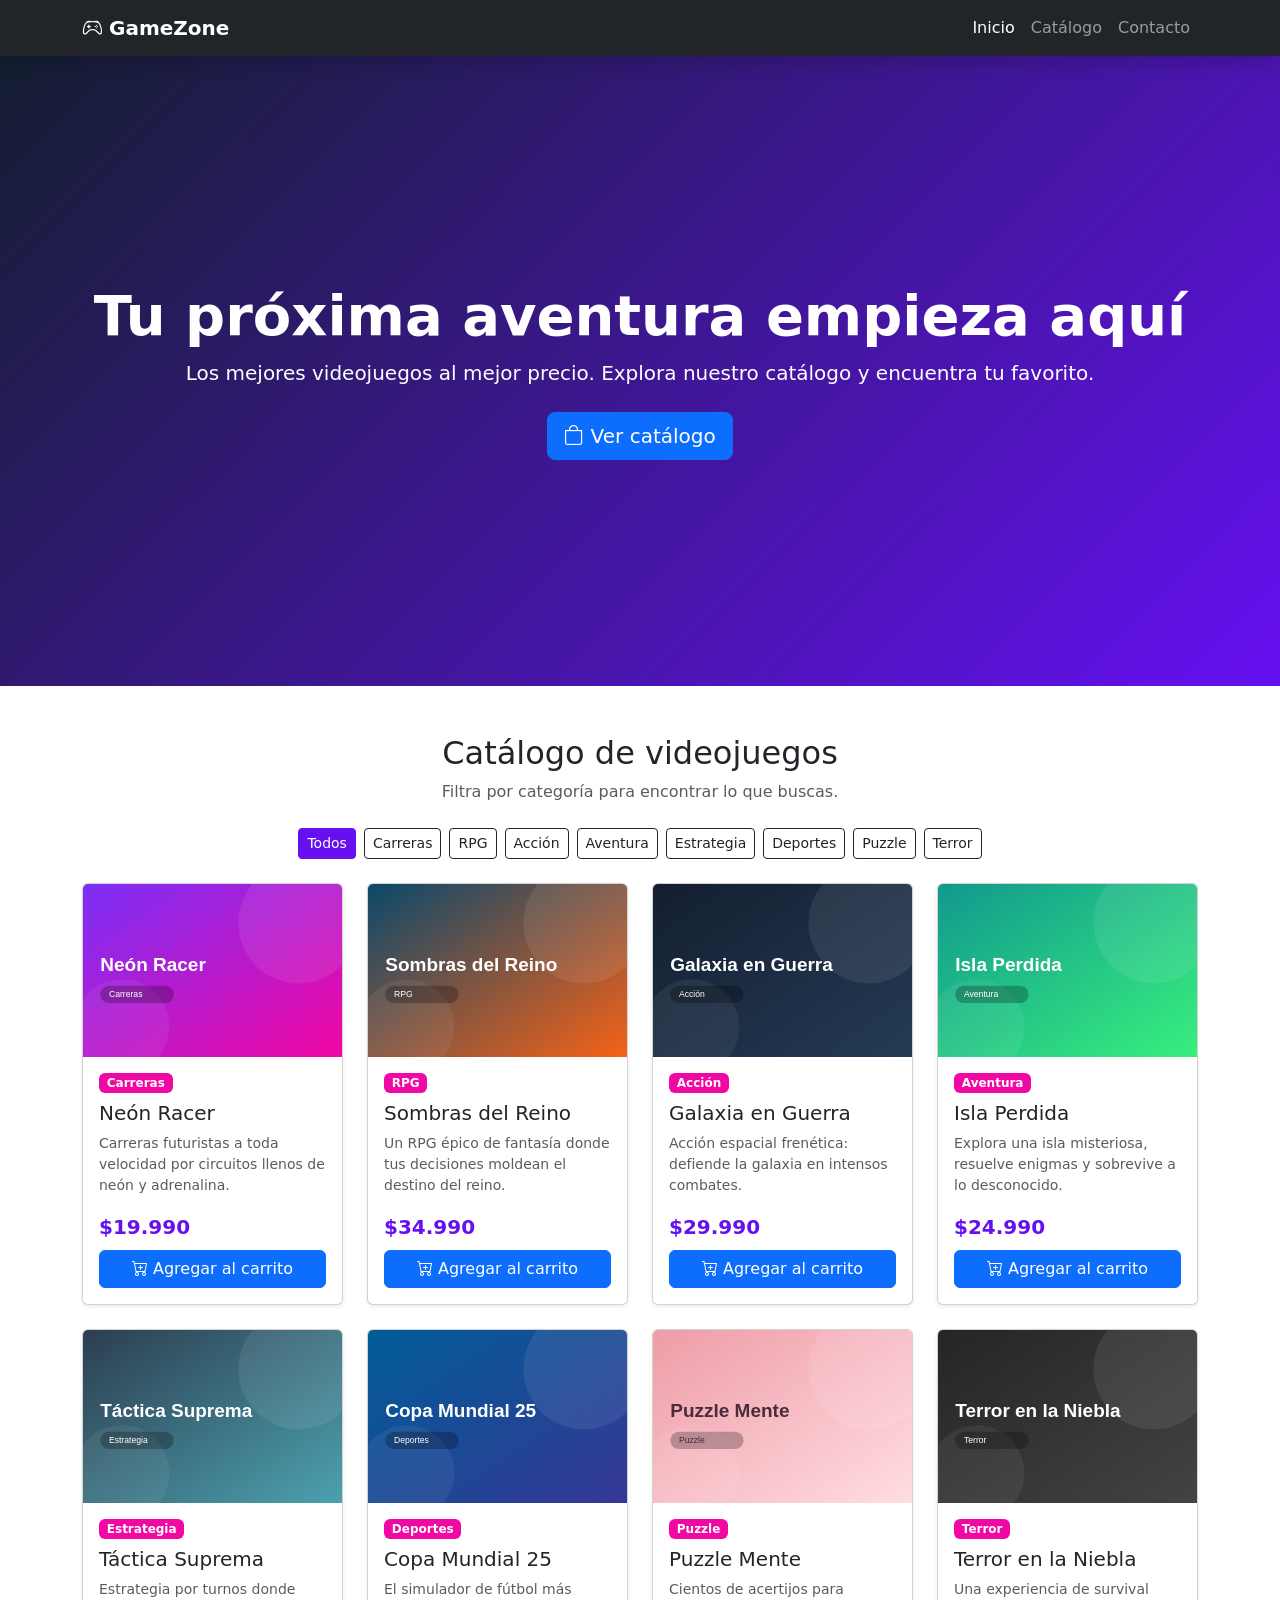
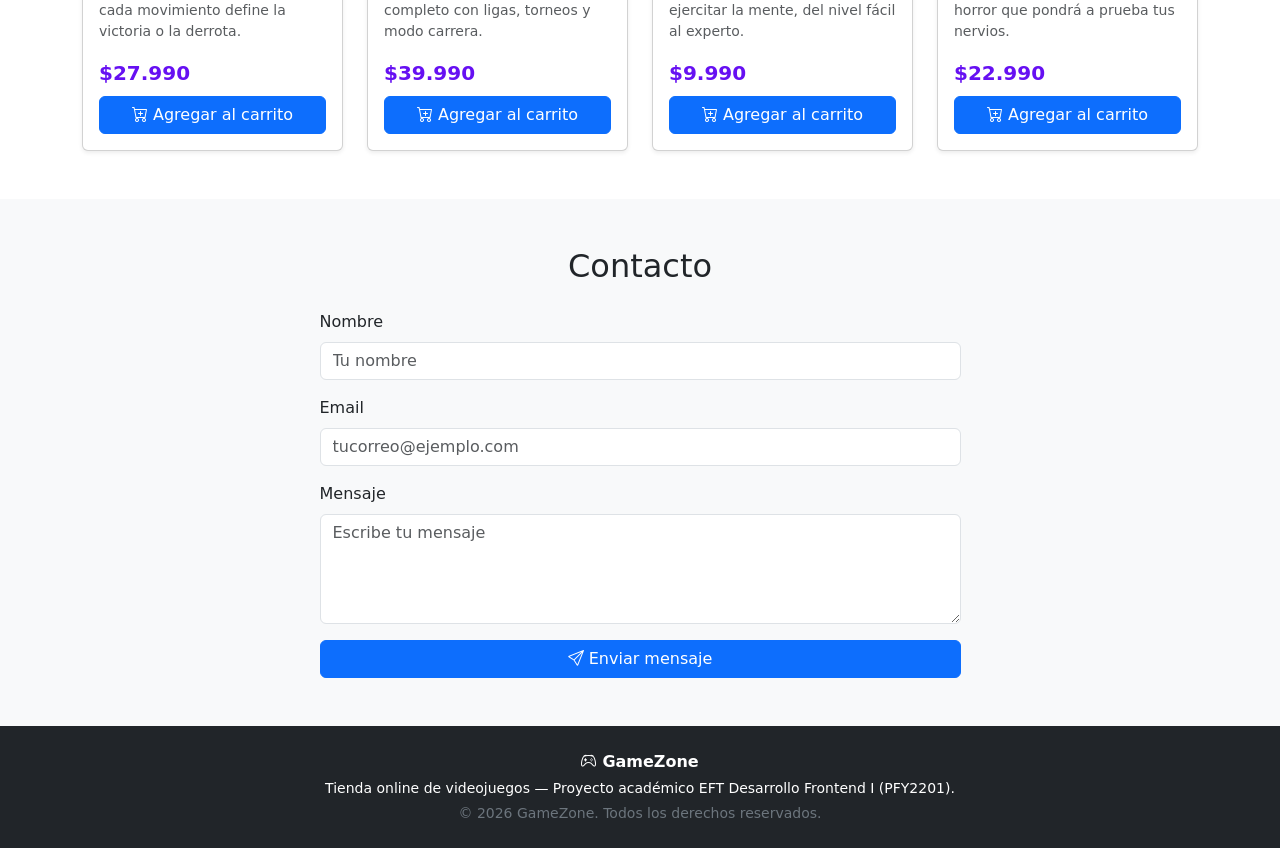
<file: index.html>
<!DOCTYPE html>
<html lang="es">
<head>
  <meta charset="UTF-8">
  <meta name="viewport" content="width=device-width, initial-scale=1.0">
  <meta name="description" content="GameZone - Tienda online de venta de videojuegos. HTML5, CSS3, JavaScript y Bootstrap 5.">
  <title>GameZone | Tienda de Videojuegos</title>

  <!-- Bootstrap 5 (CSS) -->
  <link href="lib/css/bootstrap.min.css" rel="stylesheet">
  <!-- Bootstrap Icons -->
  <link rel="stylesheet" href="lib/icons/bootstrap-icons.min.css">
  <!-- Estilos personalizados -->
  <link rel="stylesheet" href="css/styles.css">
</head>
<body>

  <!-- ===================== HEADER + NAV ===================== -->
  <header>
    <nav class="navbar navbar-expand-lg navbar-dark bg-dark fixed-top shadow">
      <div class="container">
        <a class="navbar-brand fw-bold" href="#inicio">
          <i class="bi bi-controller"></i> GameZone
        </a>
        <button class="navbar-toggler" type="button" data-bs-toggle="collapse"
                data-bs-target="#menuPrincipal" aria-controls="menuPrincipal"
                aria-expanded="false" aria-label="Abrir menú de navegación">
          <span class="navbar-toggler-icon"></span>
        </button>
        <div class="collapse navbar-collapse" id="menuPrincipal">
          <ul class="navbar-nav ms-auto mb-2 mb-lg-0">
            <li class="nav-item"><a class="nav-link active" href="#inicio">Inicio</a></li>
            <li class="nav-item"><a class="nav-link" href="#catalogo">Catálogo</a></li>
            <li class="nav-item"><a class="nav-link" href="#contacto">Contacto</a></li>
          </ul>
        </div>
      </div>
    </nav>
  </header>

  <!-- ===================== MAIN ===================== -->
  <main>

    <!-- Hero / Inicio -->
    <section id="inicio" class="hero text-center text-white d-flex align-items-center">
      <div class="container">
        <h1 class="display-4 fw-bold">Tu próxima aventura empieza aquí</h1>
        <p class="lead">Los mejores videojuegos al mejor precio. Explora nuestro catálogo y encuentra tu favorito.</p>
        <a href="#catalogo" class="btn btn-primary btn-lg mt-2">
          <i class="bi bi-bag"></i> Ver catálogo
        </a>
      </div>
    </section>

    <!-- Catálogo de productos -->
    <section id="catalogo" class="py-5">
      <div class="container">
        <h2 class="text-center mb-2">Catálogo de videojuegos</h2>
        <p class="text-center text-muted mb-4">Filtra por categoría para encontrar lo que buscas.</p>

        <!-- Filtro por categoría -->
        <div class="d-flex flex-wrap justify-content-center gap-2 mb-4" id="filtros" role="group" aria-label="Filtro por categoría">
          <!-- Los botones de filtro se generan dinámicamente con JavaScript -->
        </div>

        <!-- Contenedor de tarjetas (se llena dinámicamente desde JavaScript) -->
        <div class="row g-4" id="contenedorProductos">
          <!-- Las tarjetas de videojuegos se generan dinámicamente con JavaScript -->
        </div>

        <!-- Mensaje cuando no hay resultados -->
        <p id="sinResultados" class="text-center text-muted mt-4 d-none">
          No se encontraron videojuegos en esta categoría.
        </p>
      </div>
    </section>

    <!-- Formulario de contacto -->
    <section id="contacto" class="py-5 bg-light">
      <div class="container">
        <h2 class="text-center mb-4">Contacto</h2>
        <div class="row justify-content-center">
          <div class="col-lg-7">
            <form id="formContacto" novalidate>
              <div class="mb-3">
                <label for="nombre" class="form-label">Nombre</label>
                <input type="text" class="form-control" id="nombre" name="nombre"
                       placeholder="Tu nombre" required>
                <div class="invalid-feedback">Por favor ingresa tu nombre (mínimo 3 caracteres).</div>
              </div>
              <div class="mb-3">
                <label for="email" class="form-label">Email</label>
                <input type="email" class="form-control" id="email" name="email"
                       placeholder="tucorreo@ejemplo.com" required>
                <div class="invalid-feedback">Por favor ingresa un email válido.</div>
              </div>
              <div class="mb-3">
                <label for="mensaje" class="form-label">Mensaje</label>
                <textarea class="form-control" id="mensaje" name="mensaje" rows="4"
                          placeholder="Escribe tu mensaje" required></textarea>
                <div class="invalid-feedback">Por favor escribe un mensaje (mínimo 10 caracteres).</div>
              </div>
              <div class="d-grid">
                <button type="submit" class="btn btn-primary">
                  <i class="bi bi-send"></i> Enviar mensaje
                </button>
              </div>
              <!-- Mensaje de éxito -->
              <div id="mensajeExito" class="alert alert-success mt-3 d-none" role="alert">
                <i class="bi bi-check-circle"></i> ¡Mensaje enviado correctamente! Pronto te contactaremos.
              </div>
            </form>
          </div>
        </div>
      </div>
    </section>

  </main>

  <!-- ===================== FOOTER ===================== -->
  <footer class="bg-dark text-white text-center py-4">
    <div class="container">
      <p class="mb-1"><i class="bi bi-controller"></i> <strong>GameZone</strong></p>
      <p class="mb-1 small">Tienda online de videojuegos — Proyecto académico EFT Desarrollo Frontend I (PFY2201).</p>
      <p class="mb-0 small text-secondary">&copy; <span id="anio"></span> GameZone. Todos los derechos reservados.</p>
    </div>
  </footer>

  <!-- Bootstrap 5 (JS Bundle con Popper) -->
  <script src="lib/js/bootstrap.bundle.min.js"></script>
  <!-- Lógica de la aplicación -->
  <script src="js/app.js"></script>
</body>
</html>
</file>
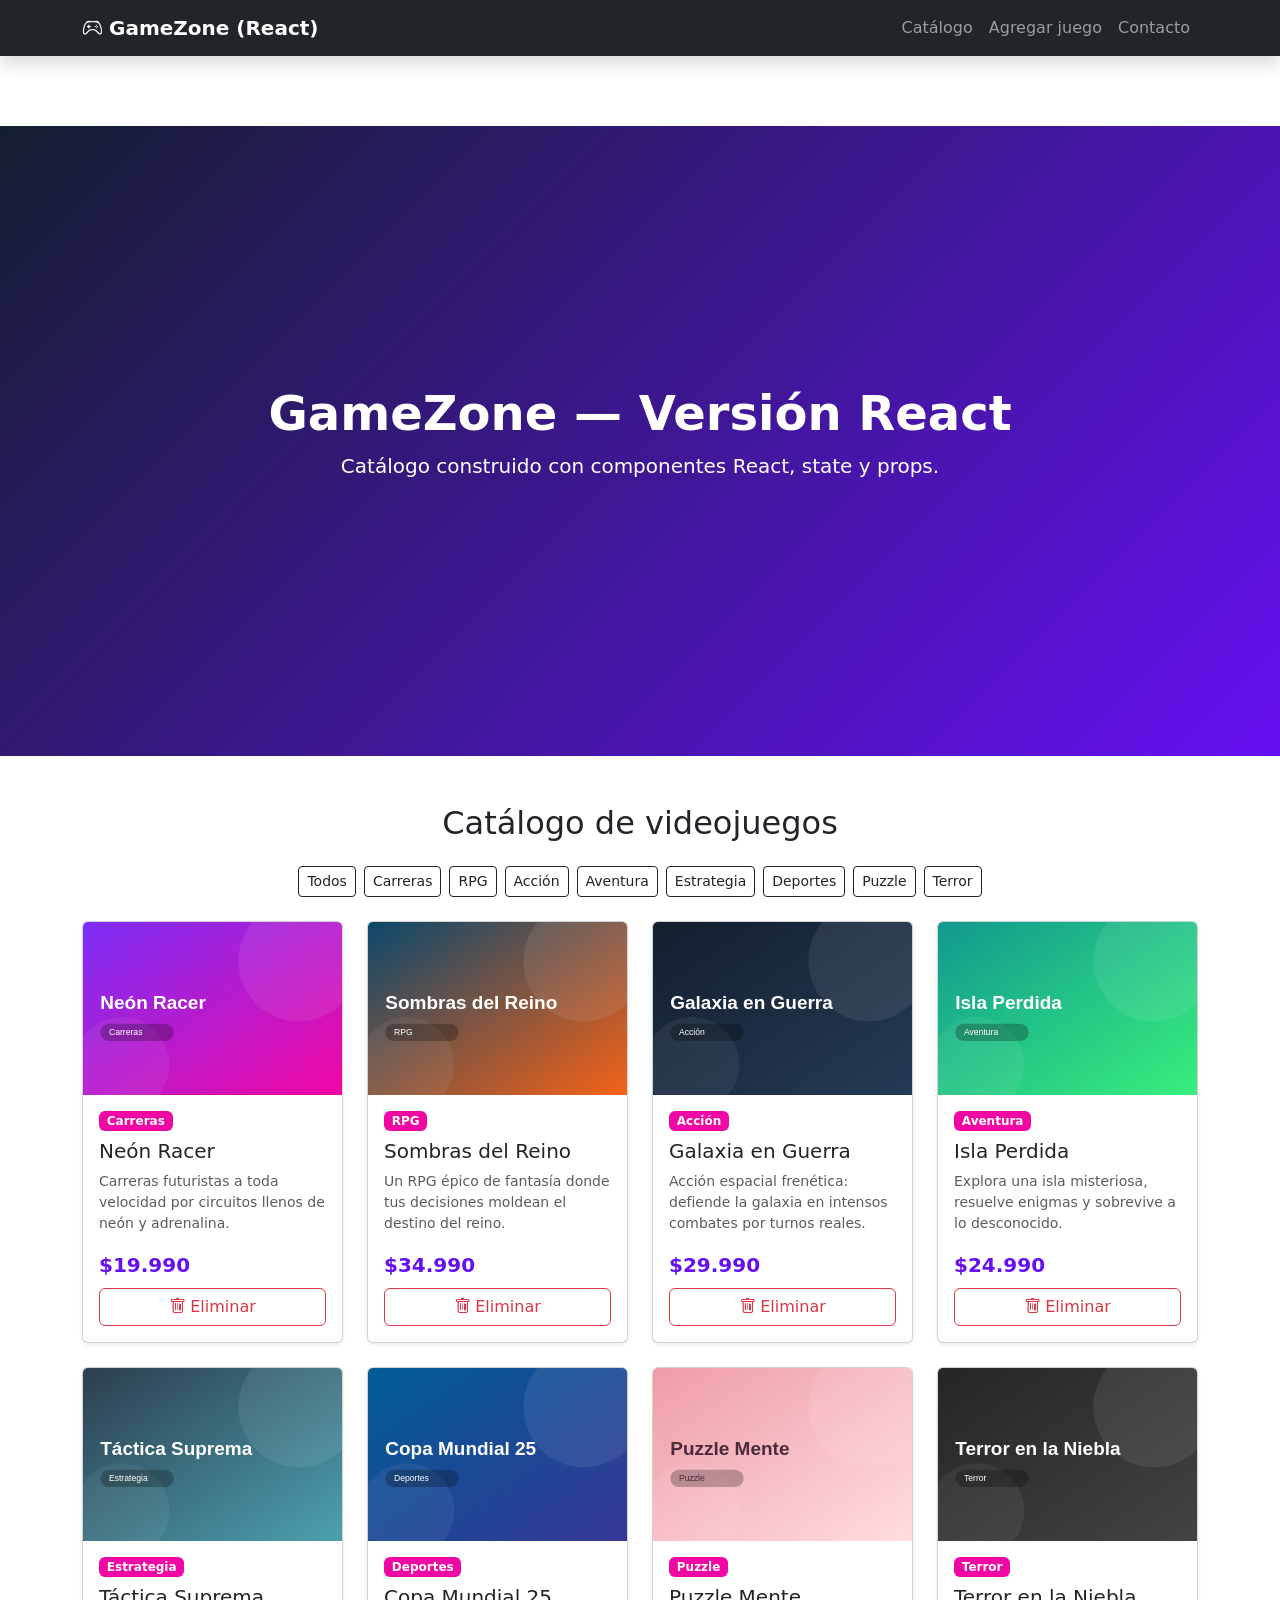
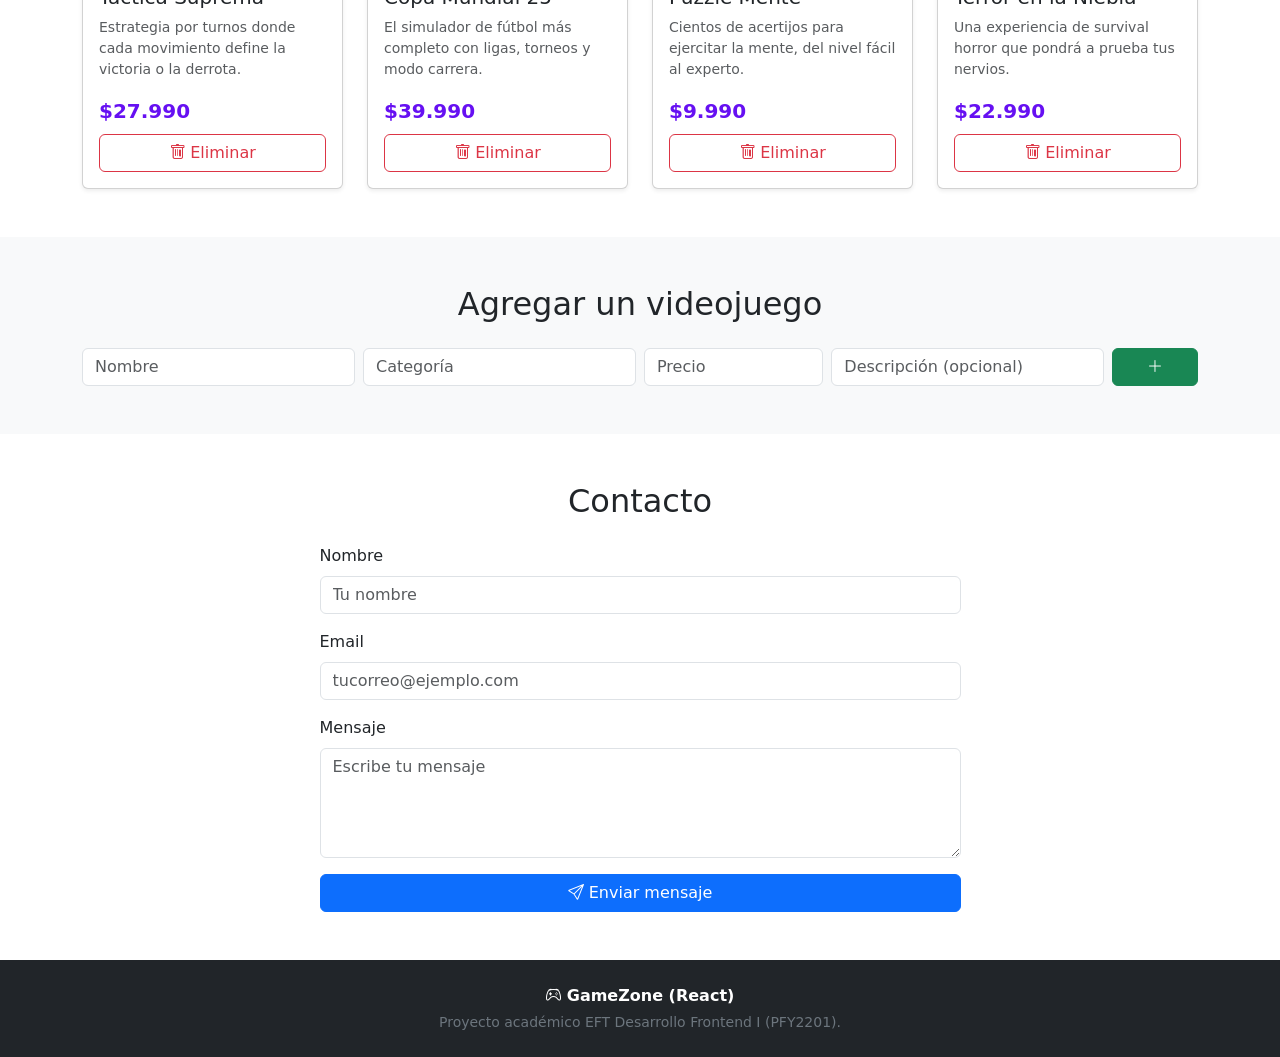
<file: react/index.html>
<!DOCTYPE html>
<html lang="es">
<head>
  <meta charset="UTF-8">
  <meta name="viewport" content="width=device-width, initial-scale=1.0">
  <meta name="description" content="GameZone (versión React) - Tienda de videojuegos con componentes React, state y props.">
  <title>GameZone | Versión React</title>

  <!-- Bootstrap 5 (CSS) -->
  <link href="../lib/css/bootstrap.min.css" rel="stylesheet">
  <link rel="stylesheet" href="../lib/icons/bootstrap-icons.min.css">
  <!-- Reutilizamos los estilos personalizados del proyecto -->
  <link rel="stylesheet" href="../css/styles.css">
</head>
<body>

  <!-- Punto de montaje de React -->
  <div id="root"></div>

  <!-- React 18 y ReactDOM -->
  <script src="../lib/js/react.min.js"></script>
  <script src="../lib/js/react-dom.min.js"></script>
  <!-- Babel para interpretar JSX directamente en el navegador -->
  <script src="../lib/js/babel.min.js"></script>

  <!-- Bootstrap JS (para la navbar responsiva) -->
  <script src="../lib/js/bootstrap.bundle.min.js"></script>

  <!-- Componentes de la aplicación React -->
  <script type="text/babel" src="app.jsx"></script>
</body>
</html>
</file>
<file: css/styles.css>
/* ============================================================
   GameZone - Estilos personalizados
   Complementan a Bootstrap 5. Uso de variables, Flexbox y CSS Grid.
   ============================================================ */

:root {
  --color-primario: #6610f2;
  --color-secundario: #f107a3;
  --color-oscuro: #141e30;
}

/* Compensa la navbar fija para que las secciones no queden ocultas */
html {
  scroll-behavior: smooth;
}

body {
  font-family: "Segoe UI", system-ui, -apple-system, Arial, sans-serif;
  padding-top: 56px; /* alto de la navbar fija */
}

/* Para que los anchors (#catalogo, #contacto) no queden bajo la navbar */
section {
  scroll-margin-top: 70px;
}

/* ---------------- HERO (Flexbox) ---------------- */
.hero {
  min-height: 70vh;
  background: linear-gradient(135deg, var(--color-oscuro) 0%, var(--color-primario) 100%);
  /* Flexbox: centra el contenido vertical y horizontalmente */
  display: flex;
  justify-content: center;
}

/* ---------------- Tarjetas de videojuegos ---------------- */
.card-juego {
  transition: transform 0.2s ease, box-shadow 0.2s ease;
  height: 100%;
}

.card-juego:hover {
  transform: translateY(-6px);
  box-shadow: 0 0.75rem 1.5rem rgba(0, 0, 0, 0.18) !important;
}

.card-juego .card-img-top {
  aspect-ratio: 3 / 2;
  object-fit: cover;
}

/* El cuerpo de la tarjeta usa Flexbox en columna para alinear el botón abajo */
.card-juego .card-body {
  display: flex;
  flex-direction: column;
}

.card-juego .precio {
  font-size: 1.25rem;
  font-weight: 700;
  color: var(--color-primario);
}

.card-juego .btn {
  margin-top: auto; /* empuja el botón al fondo de la tarjeta */
}

/* Badge de categoría */
.badge-categoria {
  background-color: var(--color-secundario);
}

/* ---------------- Botones de filtro activos ---------------- */
#filtros .btn.activo {
  background-color: var(--color-primario);
  color: #fff;
  border-color: var(--color-primario);
}

/* ---------------- Ejemplo de CSS Grid (responsive) ----------------
   Alternativa a la grilla de Bootstrap para demostrar dominio de Grid.
   Se aplica solo en pantallas grandes como refuerzo visual. */
@media (min-width: 992px) {
  .grid-demo {
    display: grid;
    grid-template-columns: repeat(auto-fill, minmax(240px, 1fr));
    gap: 1.5rem;
  }
}
</file>
